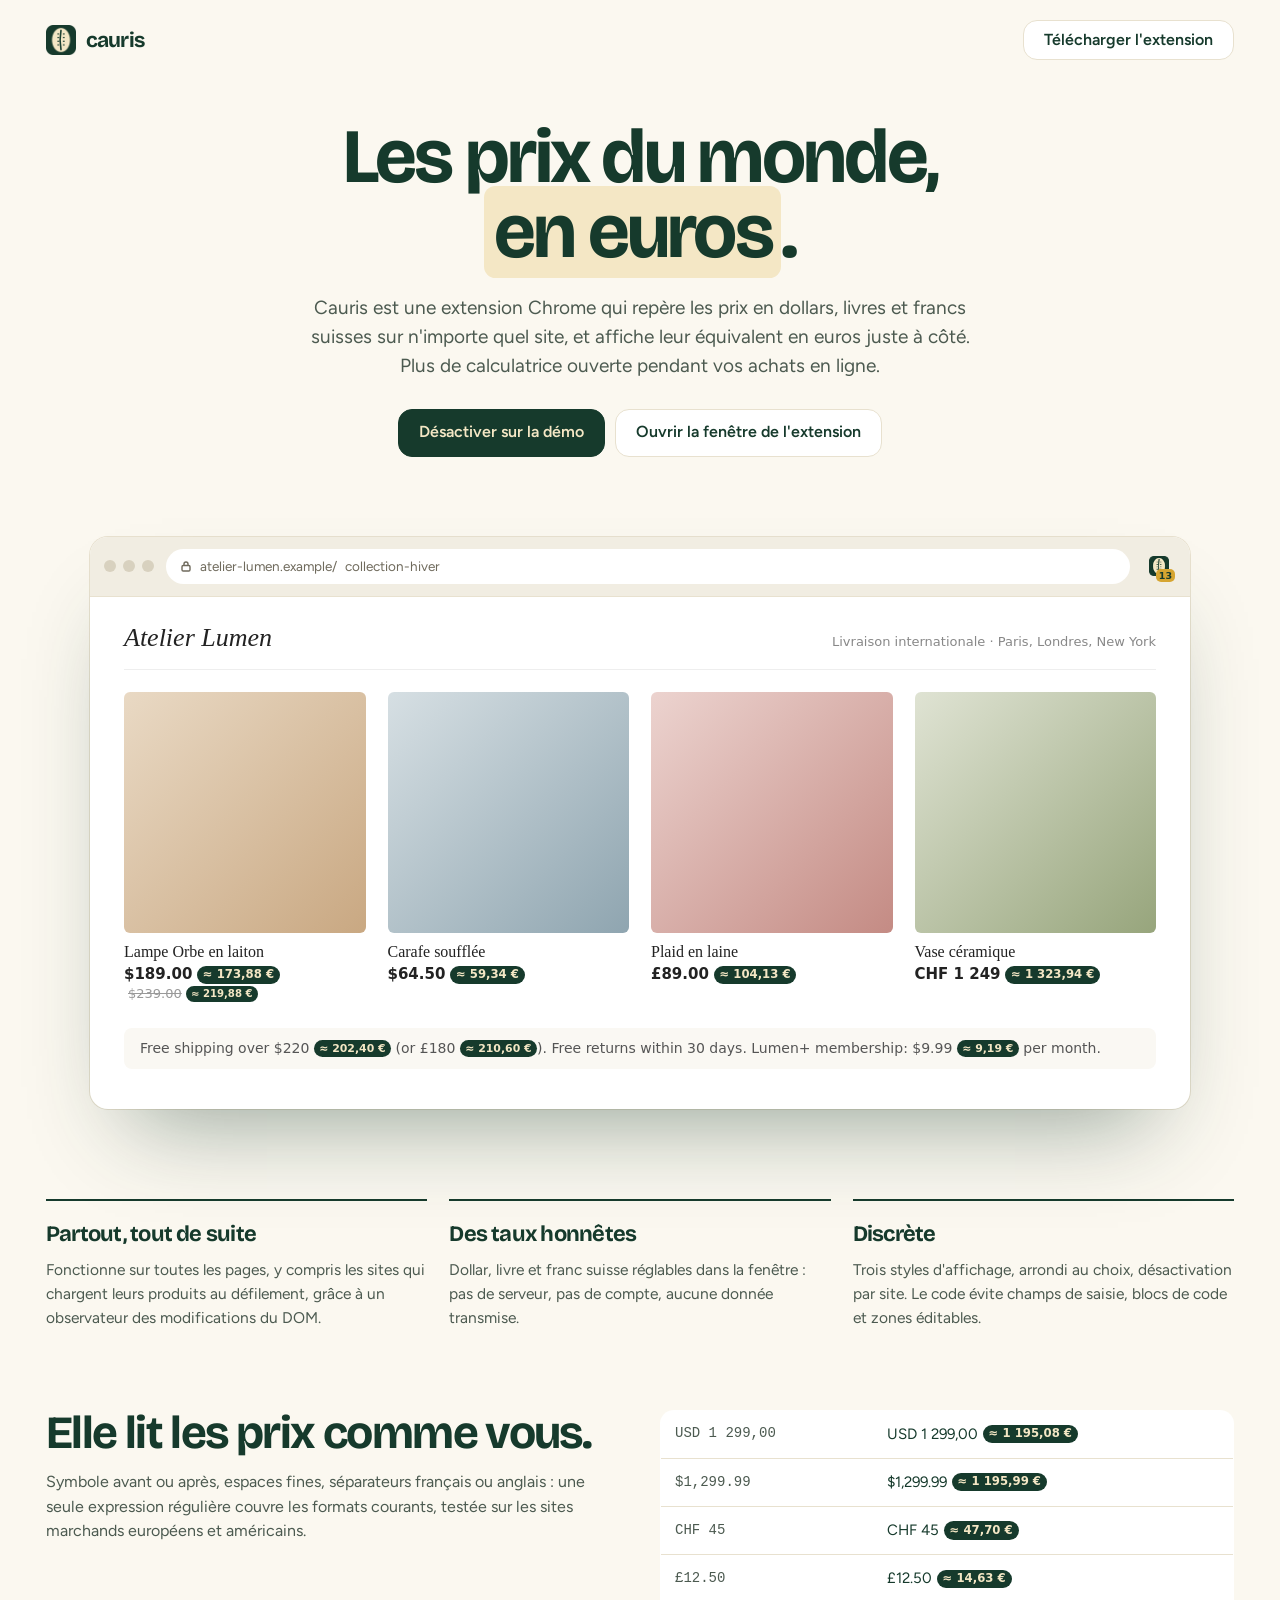
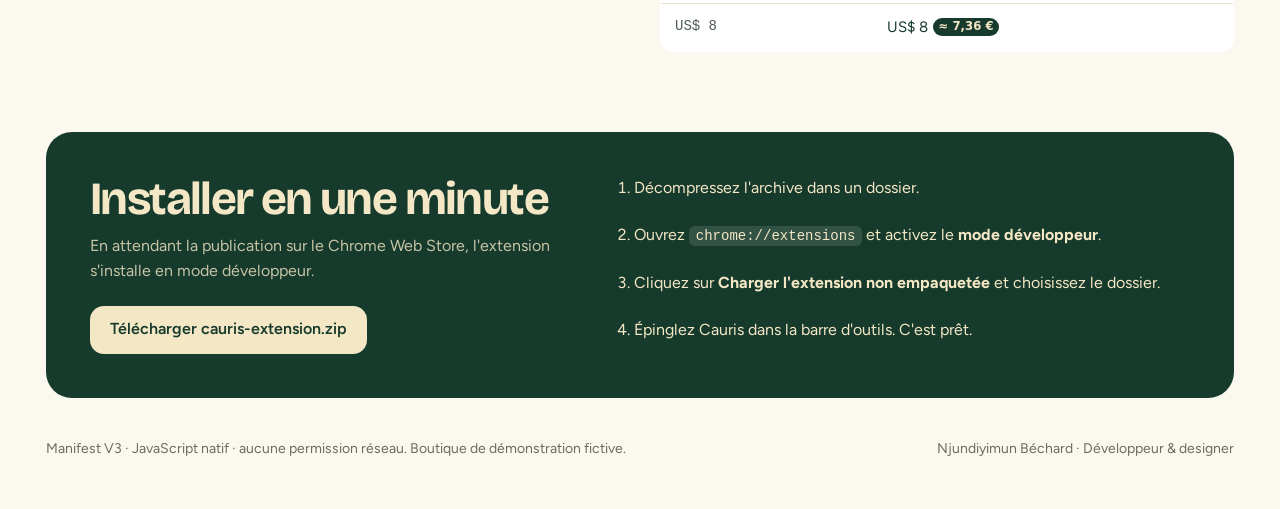
<file: index.html>
<!doctype html>
<html lang="fr">
<head>
<meta charset="utf-8">
<meta name="viewport" content="width=device-width,initial-scale=1">
<title>Cauris — Extension Chrome, prix en euros</title>
<meta name="description" content="Extension Chrome qui affiche l'équivalent en euros à côté des prix en dollars, livres et francs suisses, sur tous les sites. Démo en direct et code source.">
<link rel="preconnect" href="https://fonts.googleapis.com"><link rel="preconnect" href="https://fonts.gstatic.com" crossorigin>
<link href="https://fonts.googleapis.com/css2?family=Bricolage+Grotesque:opsz,wght@12..96,500;12..96,700&family=Figtree:wght@400;500;600&display=swap" rel="stylesheet">
<link rel="icon" href="extension/icones/32.png">
<link rel="stylesheet" href="extension/cauris.css">
<style>
:root{--vert:#163a2c;--creme:#f4e7c5;--or:#d6a531;--fond:#fbf8f0;--mute:#6f6a5c;--line:#e8e1cf}
*{box-sizing:border-box;margin:0}
body{background:var(--fond);color:var(--vert);font:400 16px/1.55 'Figtree',system-ui,sans-serif;-webkit-font-smoothing:antialiased}
h1,h2,h3{font-family:'Bricolage Grotesque';letter-spacing:-.035em;font-weight:700}
button{font:inherit;cursor:pointer}
.wrap{max-width:1240px;margin:auto;padding:0 26px}
nav{display:flex;justify-content:space-between;align-items:center;padding:20px 0}
nav .lg{display:flex;align-items:center;gap:10px;font:700 21px 'Bricolage Grotesque';letter-spacing:-.04em}
nav .lg img{width:30px;height:30px}
.hero{text-align:center;padding:40px 0 40px}
.hero h1{font-size:clamp(42px,6vw,84px);line-height:.98;max-width:13ch;margin:auto}
.hero h1 em{font-style:normal;background:var(--creme);padding:0 .12em;border-radius:.15em}
.hero p{font-size:19px;color:#4c5a50;max-width:36em;margin:22px auto 0}
.cta{display:flex;gap:10px;justify-content:center;margin-top:28px;flex-wrap:wrap}
.b{height:48px;padding:0 20px;border-radius:14px;border:1px solid var(--line);background:#fff;font-weight:600;display:inline-flex;align-items:center;gap:8px;text-decoration:none;color:inherit}
.b.p{background:var(--vert);color:var(--creme);border-color:var(--vert)}
/* navigateur simulé */
.browser{margin:40px auto 0;max-width:1100px;background:#fff;border-radius:18px;box-shadow:0 50px 90px -40px rgba(22,58,44,.45),0 0 0 1px var(--line);overflow:visible;position:relative}
.chrome{display:flex;align-items:center;gap:12px;padding:12px 14px;background:#f1ede2;border-radius:18px 18px 0 0;border-bottom:1px solid var(--line)}
.dots{display:flex;gap:7px}.dots i{width:12px;height:12px;border-radius:50%;background:#d8d1bf}
.url{flex:1;background:#fff;border-radius:100px;padding:7px 14px;font-size:13.5px;color:var(--mute);display:flex;gap:8px;align-items:center}
.ext{display:flex;gap:6px;align-items:center}
.ext button{width:34px;height:34px;border-radius:9px;border:0;background:none;display:grid;place-items:center;position:relative}
.ext button:hover,.ext button.on{background:#e4dece}
.ext img{width:20px;height:20px}
.ext .badge{position:absolute;right:1px;bottom:1px;background:var(--or);color:var(--vert);font:700 9.5px system-ui;border-radius:5px;padding:1px 3px}
.pop{position:absolute;right:12px;top:58px;width:340px;height:610px;border:0;border-radius:14px;box-shadow:0 30px 60px -20px rgba(0,0,0,.4),0 0 0 1px var(--line);background:var(--fond);z-index:5;opacity:0;transform:translateY(-8px) scale(.98);transform-origin:top right;pointer-events:none;transition:.25s}
.pop.on{opacity:1;transform:none;pointer-events:auto}
/* boutique fictive */
.shop{padding:26px 34px 40px;font-family:Georgia,serif;color:#222}
.shop header{display:flex;justify-content:space-between;align-items:baseline;border-bottom:1px solid #eee;padding-bottom:16px;margin-bottom:22px}
.shop header b{font:italic 400 26px Georgia}.shop header span{font:400 13px system-ui;color:#888}
.prods{display:grid;grid-template-columns:repeat(4,1fr);gap:22px}
.prod .im{aspect-ratio:1;border-radius:6px;margin-bottom:10px}
.prod h4{font:400 16px Georgia;margin-bottom:4px}
.prod p{font:600 15px system-ui}
.prod s{font:400 13px system-ui;color:#999;margin-left:4px}
.ship{margin-top:26px;font:400 14px system-ui;color:#555;background:#faf8f3;padding:12px 16px;border-radius:8px}
/* sections */
.feat{display:grid;grid-template-columns:repeat(3,1fr);gap:22px;margin:90px 0 0}
.feat div{border-top:2px solid var(--vert);padding-top:16px}
.feat h3{font-size:22px;margin-bottom:6px}.feat p{color:#4c5a50;font-size:15.5px}
.cases{margin-top:80px;display:grid;grid-template-columns:1fr 1fr;gap:40px;align-items:start}
.cases h2,.inst h2{font-size:clamp(32px,3.6vw,48px);line-height:1}
.cases table{width:100%;border-collapse:collapse;font-size:15px;background:#fff;border-radius:14px;overflow:hidden;border:1px solid var(--line)}
.cases td{padding:12px 14px;border-bottom:1px solid var(--line)}
.cases td:first-child{font-family:ui-monospace,monospace;font-size:14px;color:#4c5a50}
.inst{margin-top:80px;background:var(--vert);color:var(--creme);border-radius:26px;padding:44px;display:grid;grid-template-columns:1fr 1.2fr;gap:40px}
.inst ol{padding-left:22px;display:grid;gap:12px;font-size:16px}.inst code{background:#ffffff1f;padding:2px 7px;border-radius:6px;font-size:14px}
.inst .b{margin-top:22px;background:var(--creme);color:var(--vert);border:0}
footer{padding:40px 0 50px;color:var(--mute);font-size:14px;display:flex;justify-content:space-between;flex-wrap:wrap;gap:10px}
@media (max-width:900px){.prods{grid-template-columns:1fr 1fr}.feat,.cases,.inst{grid-template-columns:1fr}.shop{padding:18px}.pop{right:8px;width:calc(100% - 16px);max-width:340px}.inst{padding:26px}.wrap{padding:0 16px}.url span{display:none}}
</style>
</head>
<body>
<div class="wrap">
<nav><div class="lg"><img src="extension/icones/128.png" alt="">cauris</div><a class="b" href="cauris-extension.zip" download style="height:40px">Télécharger l'extension</a></nav>
<header class="hero"><h1>Les prix du monde, <em>en euros</em>.</h1><p>Cauris est une extension Chrome qui repère les prix en dollars, livres et francs suisses sur n'importe quel site, et affiche leur équivalent en euros juste à côté. Plus de calculatrice ouverte pendant vos achats en ligne.</p>
  <div class="cta"><button class="b p" id="tog">Désactiver sur la démo</button><button class="b" id="openPop">Ouvrir la fenêtre de l'extension</button></div></header>

<div class="browser">
  <div class="chrome"><div class="dots"><i></i><i></i><i></i></div><div class="url"><svg width="12" height="12" viewBox="0 0 12 12" fill="none" stroke="currentColor" stroke-width="1.4"><rect x="2" y="5.5" width="8" height="5.5" rx="1.2"/><path d="M4 5.5V4a2 2 0 0 1 4 0v1.5"/></svg><span>atelier-lumen.example/</span>collection-hiver</div><div class="ext"><button id="icon" aria-label="Ouvrir Cauris"><img src="extension/icones/32.png" alt=""><span class="badge" id="badge">0</span></button></div></div>
  <iframe class="pop" id="pop" src="extension/popup.html" title="Fenêtre de l'extension Cauris"></iframe>
  <div class="shop" id="shop">
    <header><b>Atelier Lumen</b><span>Livraison internationale · Paris, Londres, New York</span></header>
    <div class="prods">
      <div class="prod"><div class="im" style="background:linear-gradient(135deg,#e9d9c4,#c9a882)"></div><h4>Lampe Orbe en laiton</h4><p>$189.00 <s>$239.00</s></p></div>
      <div class="prod"><div class="im" style="background:linear-gradient(135deg,#d6dfe3,#8fa5b0)"></div><h4>Carafe soufflée</h4><p>$64.50</p></div>
      <div class="prod"><div class="im" style="background:linear-gradient(135deg,#ecd3cf,#c48b84)"></div><h4>Plaid en laine</h4><p>£89.00</p></div>
      <div class="prod"><div class="im" style="background:linear-gradient(135deg,#dfe3d3,#97a57c)"></div><h4>Vase céramique</h4><p>CHF 1 249</p></div>
    </div>
    <p class="ship">Free shipping over $220 (or £180). Free returns within 30 days. Lumen+ membership: $9.99 per month.</p>
  </div>
</div>

<section class="feat"><div><h3>Partout, tout de suite</h3><p>Fonctionne sur toutes les pages, y compris les sites qui chargent leurs produits au défilement, grâce à un observateur des modifications du DOM.</p></div><div><h3>Des taux honnêtes</h3><p>Dollar, livre et franc suisse réglables dans la fenêtre : pas de serveur, pas de compte, aucune donnée transmise.</p></div><div><h3>Discrète</h3><p>Trois styles d'affichage, arrondi au choix, désactivation par site. Le code évite champs de saisie, blocs de code et zones éditables.</p></div></section>

<section class="cases"><div><h2>Elle lit les prix comme vous.</h2><p style="color:#4c5a50;margin-top:14px">Symbole avant ou après, espaces fines, séparateurs français ou anglais : une seule expression régulière couvre les formats courants, testée sur les sites marchands européens et américains.</p></div>
  <table class="cauris-demo"><tbody><tr><td>USD 1 299,00</td><td>USD 1 299,00</td></tr><tr><td>$1,299.99</td><td>$1,299.99</td></tr><tr><td>CHF 45</td><td>CHF 45</td></tr><tr><td>£12.50</td><td>£12.50</td></tr><tr><td>US$ 8</td><td>US$ 8</td></tr></tbody></table></section>

<section class="inst"><div><h2>Installer en une minute</h2><p style="opacity:.8;margin-top:12px">En attendant la publication sur le Chrome Web Store, l'extension s'installe en mode développeur.</p><a class="b" href="cauris-extension.zip" download>Télécharger cauris-extension.zip</a></div>
  <ol><li>Décompressez l'archive dans un dossier.</li><li>Ouvrez <code>chrome://extensions</code> et activez le <b>mode développeur</b>.</li><li>Cliquez sur <b>Charger l'extension non empaquetée</b> et choisissez le dossier.</li><li>Épinglez Cauris dans la barre d'outils. C'est prêt.</li></ol></section>
<footer><span>Manifest V3 · JavaScript natif · aucune permission réseau. Boutique de démonstration fictive.</span><span>Njundiyimun Béchard · Développeur & designer</span></footer>
</div>
<script>
// Sur cette page, le vrai script de l'extension est chargé tel quel (sans l'API chrome, les réglages vont dans localStorage).
document.querySelectorAll('.cauris-demo td:first-child').forEach(td=>td.classList.add('cauris-ignorer'));
const $=s=>document.querySelector(s);
addEventListener('cauris:compte',e=>{$('#badge').textContent=e.detail;$('#badge').style.display=e.detail?'':'none'});
const s=document.createElement('script');s.src='extension/cauris.js';document.body.appendChild(s);
const pop=()=>{$('#pop').classList.toggle('on');$('#icon').classList.toggle('on')};
$('#icon').onclick=$('#openPop').onclick=pop;
document.addEventListener('click',e=>{if(!e.target.closest('#pop,#icon,#openPop')){$('#pop').classList.remove('on');$('#icon').classList.remove('on')}});
function lire(){try{return JSON.parse(localStorage.getItem('cauris-eur')||'{}')}catch(e){return{}}}
function etat(){const a=lire().actif!==false;$('#tog').textContent=a?'Désactiver sur la démo':'Activer sur la démo'}
$('#tog').onclick=()=>{const c=lire();c.actif=c.actif===false;try{localStorage.setItem('cauris-eur',JSON.stringify(c))}catch(e){}dispatchEvent(new CustomEvent('cauris:reglages'));etat();$('#pop').contentWindow.location.reload()};
addEventListener('cauris:reglages',etat);etat();
</script>
</body>
</html>
</file>
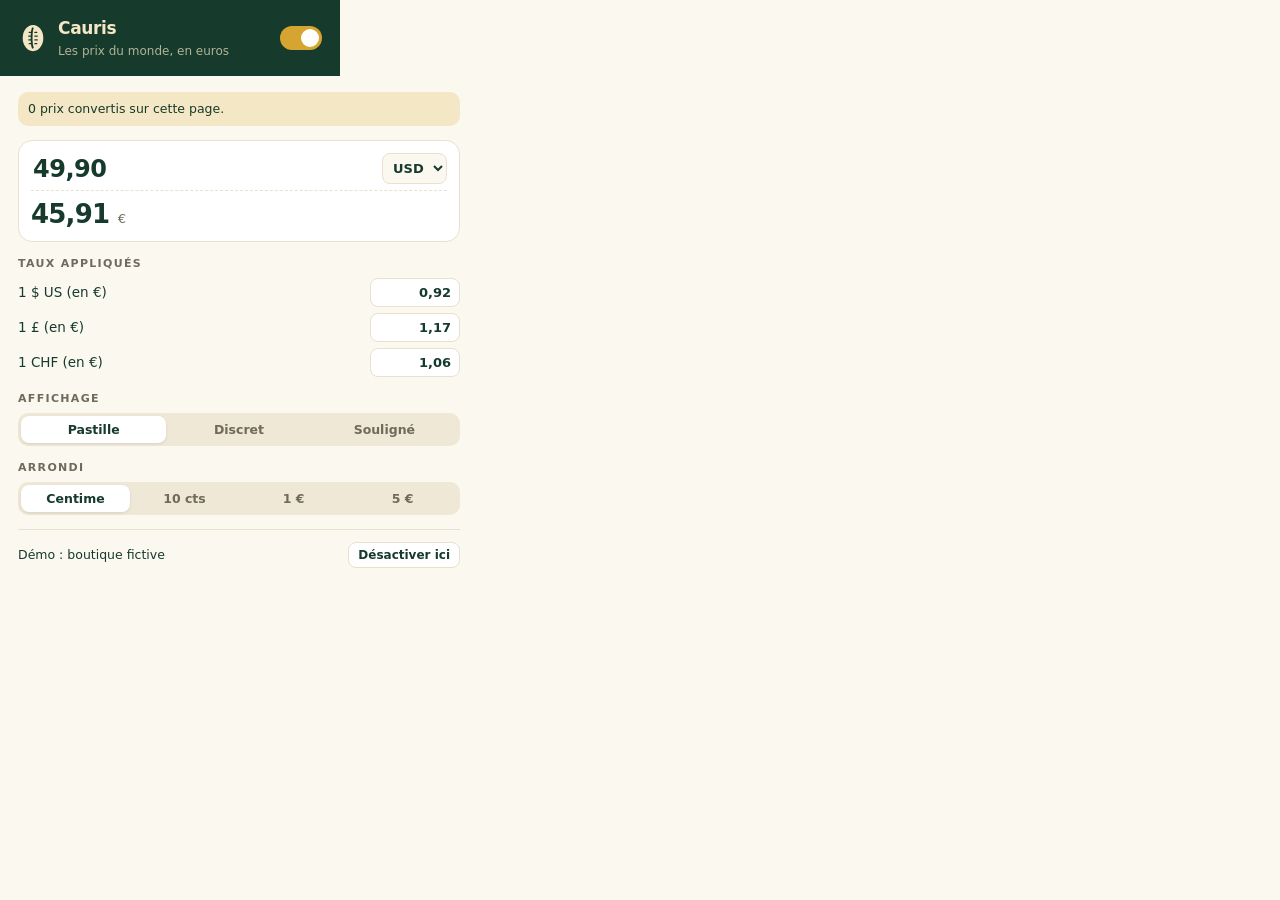
<file: extension/popup.html>
<!doctype html>
<html lang="fr">
<head>
<meta charset="utf-8">
<title>Cauris</title>
<style>
:root{--vert:#163a2c;--creme:#f4e7c5;--or:#d6a531;--fond:#fbf8f0;--mute:#6f6a5c;--line:#e8e1cf}
*{box-sizing:border-box;margin:0}
body{width:340px;background:var(--fond);color:var(--vert);font:400 13.5px/1.45 system-ui,-apple-system,"Segoe UI",sans-serif}
header{background:var(--vert);color:var(--creme);padding:16px 18px;display:flex;align-items:center;gap:10px}
header svg{width:30px;height:30px;flex:none}
header b{font-size:17px;letter-spacing:-.02em;display:block}header small{opacity:.7;font-size:12px}
.sw{margin-left:auto;appearance:none;width:42px;height:24px;border-radius:20px;background:#ffffff33;position:relative;cursor:pointer;transition:.2s}
.sw::after{content:"";position:absolute;left:3px;top:3px;width:18px;height:18px;border-radius:50%;background:#fff;transition:.2s}
.sw:checked{background:var(--or)}.sw:checked::after{left:21px}
main{padding:16px 18px;display:grid;gap:14px}
.conv{background:#fff;border:1px solid var(--line);border-radius:14px;padding:12px}
.conv .row{display:flex;gap:8px;align-items:center}
.conv input{flex:1;min-width:0;border:0;font:600 24px system-ui;color:var(--vert);background:none;outline:none;letter-spacing:-.02em}
.conv select{border:1px solid var(--line);border-radius:8px;background:var(--fond);font:600 13px system-ui;padding:6px;color:var(--vert)}
.conv .res{font:700 26px system-ui;letter-spacing:-.03em;margin-top:6px;padding-top:8px;border-top:1px dashed var(--line)}
.conv .res small{font-size:13px;font-weight:500;color:var(--mute)}
h3{font-size:11px;text-transform:uppercase;letter-spacing:.12em;color:var(--mute);margin-bottom:6px}
.rates{display:grid;gap:6px}
.rate{display:flex;align-items:center;justify-content:space-between;gap:8px}
.rate input{width:90px;border:1px solid var(--line);border-radius:8px;padding:6px 8px;text-align:right;font:600 13px system-ui;color:var(--vert);background:#fff}
.rate .lock{font-size:12px;color:var(--mute)}
.seg{display:flex;background:#efe8d6;border-radius:10px;padding:3px}
.seg button{flex:1;border:0;background:none;border-radius:8px;padding:6px;font:600 12.5px system-ui;color:var(--mute);cursor:pointer}
.seg button.on{background:#fff;color:var(--vert);box-shadow:0 1px 3px rgba(0,0,0,.1)}
.site{display:flex;align-items:center;justify-content:space-between;border-top:1px solid var(--line);padding-top:12px;font-size:12.5px}
.site button{border:1px solid var(--line);background:#fff;border-radius:8px;padding:5px 9px;font:600 12px system-ui;color:var(--vert);cursor:pointer}
.cnt{background:var(--creme);border-radius:10px;padding:8px 10px;font-size:12.5px}
</style>
</head>
<body>
<header><svg viewBox="0 0 32 32"><ellipse cx="16" cy="16" rx="11" ry="14" fill="#f4e7c5"/><path d="M16 5c-2 4-2 18 0 22" stroke="#163a2c" stroke-width="2" fill="none"/><path d="M14 10h-2M14 14h-2.5M14 18h-2.5M14 22h-2M18 10h2M18 14h2.5M18 18h2.5M18 22h2" stroke="#163a2c" stroke-width="1.4" stroke-linecap="round"/></svg><div><b>Cauris</b><small>Les prix du monde, en euros</small></div><input type="checkbox" class="sw" id="actif" aria-label="Activer Cauris" checked></header>
<main>
  <div class="cnt" id="cnt">Analyse de la page…</div>
  <div class="conv"><div class="row"><input id="mt" inputmode="decimal" value="49,90" aria-label="Montant"><select id="dv" aria-label="Devise"><option value="usd">USD</option><option value="gbp">GBP</option><option value="chf">CHF</option></select></div><div class="res" id="res"></div></div>
  <div><h3>Taux appliqués</h3><div class="rates">
    <div class="rate"><label for="usd">1 $ US (en €)</label><input id="usd" inputmode="decimal"></div>
    <div class="rate"><label for="gbp">1 £ (en €)</label><input id="gbp" inputmode="decimal"></div>
    <div class="rate"><label for="chf">1 CHF (en €)</label><input id="chf" inputmode="decimal"></div>
  </div></div>
  <div><h3>Affichage</h3><div class="seg" id="style"><button data-v="pastille">Pastille</button><button data-v="discret">Discret</button><button data-v="souligne">Souligné</button></div></div>
  <div><h3>Arrondi</h3><div class="seg" id="arrondi"><button data-v="0.01">Centime</button><button data-v="0.1">10 cts</button><button data-v="1">1 €</button><button data-v="5">5 €</button></div></div>
  <div class="site"><span id="host">Ce site</span><button id="excl">Désactiver ici</button></div>
</main>
<script src="popup.js"></script>
</body>
</html>
</file>
<file: extension/cauris.css>
.cauris-prix{white-space:nowrap}
.cauris-eur{all:initial;font:600 .78em/1 system-ui,-apple-system,"Segoe UI",sans-serif;display:inline-block;vertical-align:.12em;margin-left:.4em;padding:.28em .5em;border-radius:1em;background:#163a2c;color:#f4e7c5;letter-spacing:0;white-space:nowrap;cursor:help;animation:cauris-in .35s cubic-bezier(.2,.8,.2,1)}
.cauris-eur.cauris-discret{background:none;color:#1f7a55;padding:0;font-weight:500}
.cauris-eur.cauris-souligne{background:none;color:inherit;padding:0 0 .05em;border-bottom:2px solid #d6a531;border-radius:0;font-weight:600}
@keyframes cauris-in{from{opacity:0;transform:translateY(3px)}}
@media (prefers-color-scheme:dark){.cauris-eur.cauris-pastille{background:#f4e7c5;color:#163a2c}.cauris-eur.cauris-discret{color:#6fd3a5}}
</file>
